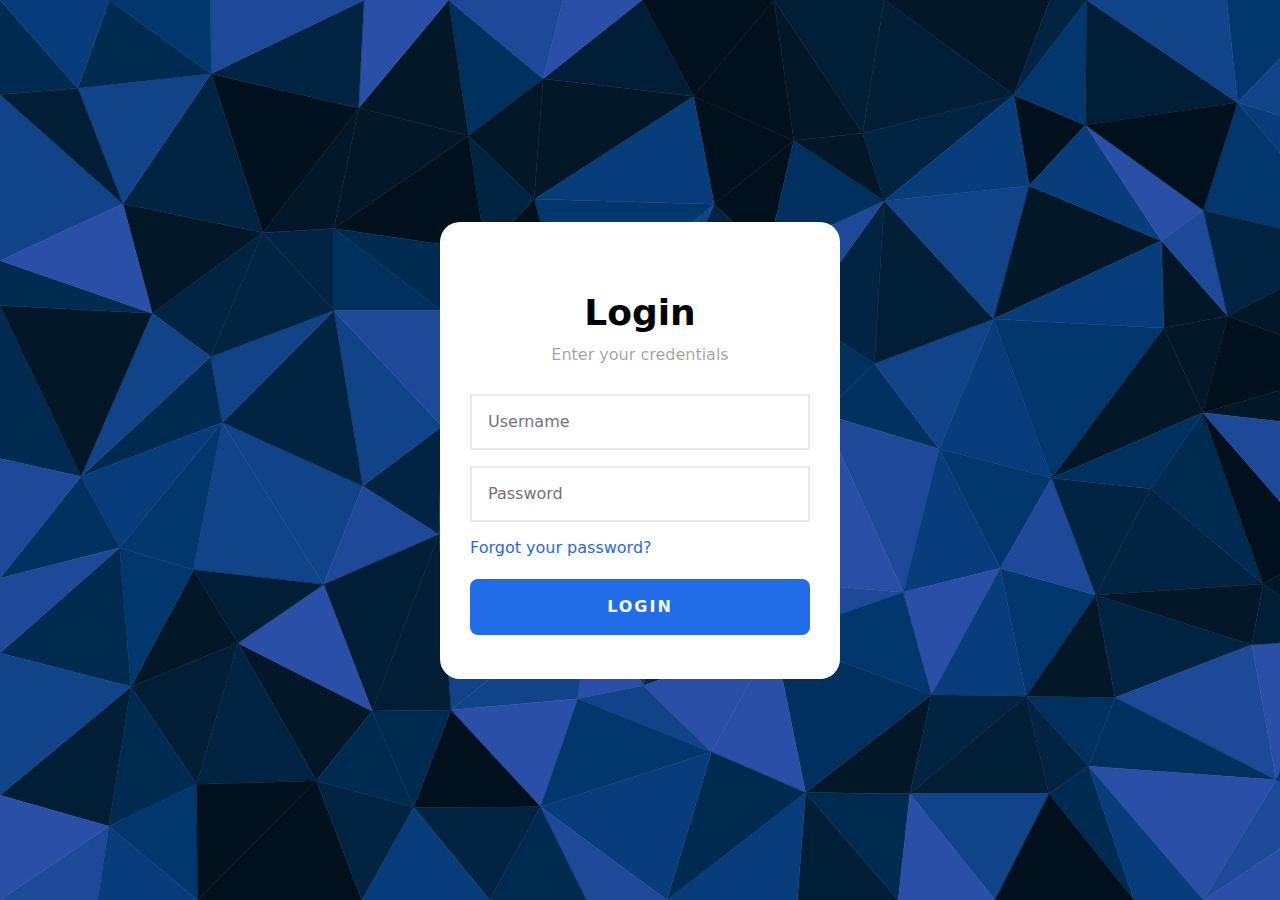
<file: login-1/index.html>
<!DOCTYPE html>
<html lang="en">
  <head>
    <title>Login 1</title>
    <link rel="stylesheet" href="styles.css" />
  </head>
  <body>
    <div class="login-card">
      <h2>Login</h2>
      <h3>Enter your credentials</h3>
      <form class="login-form">
        <input type="text" placeholder="Username" />
        <input type="password" placeholder="Password" />
        <a href="https://website.com">Forgot your password?</a>
        <button type="submit">LOGIN</button>
      </form>
    </div>
  </body>
</html>
</file>
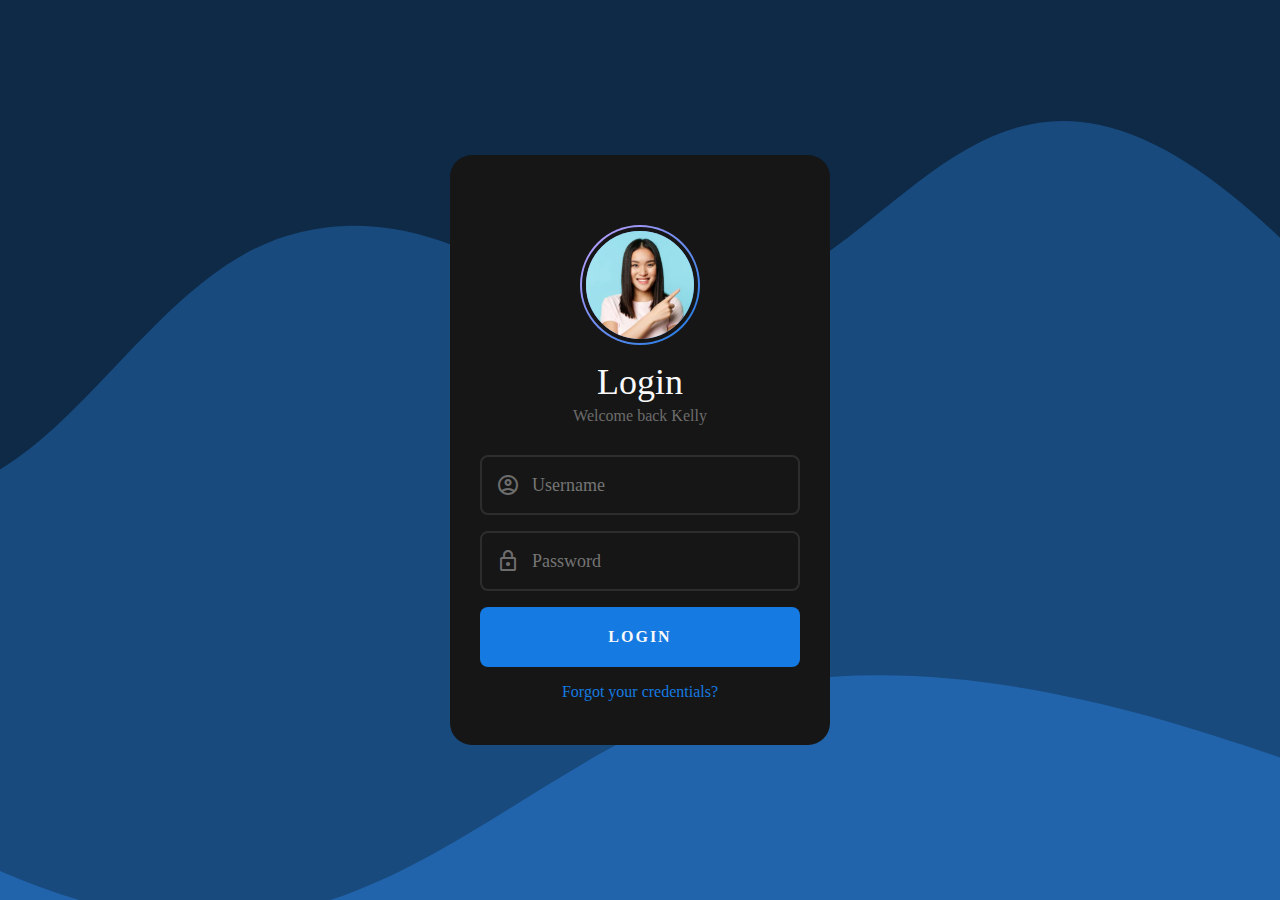
<file: login-3/index.html>
<!DOCTYPE html>
<html lang="en">
  <head>
    <title>Login 3</title>
    <link
      rel="stylesheet"
      href="https://fonts.googleapis.com/css2?family=Material+Symbols+Outlined:opsz,wght,FILL,GRAD@48,600,0,0"
    />
    <link rel="stylesheet" href="styles.css" />
  </head>
  <body>
    <div class="login">
      <div class="avatar">
        <img src="avatar.png" />
      </div>
      <h2>Login</h2>
      <h3>Welcome back Kelly</h3>

      <form class="login-form">
        <div class="textbox">
          <input type="email" placeholder="Username" />
          <span class="material-symbols-outlined"> account_circle </span>
        </div>
        <div class="textbox">
          <input type="password" placeholder="Password" />
          <span class="material-symbols-outlined"> lock </span>
        </div>
        <button type="submit">LOGIN</button>
        <a href="https://website.com">Forgot your credentials?</a>
      </form>
    </div>
  </body>
</html>
</file>
<file: login-1/styles.css>
* {
  box-sizing: border-box;
}

html,
body,
.wrapper {
  height: 100%;
}

@keyframes rotate {
  100% {
    background-position: 15% 50%;
  }
}

body {
  display: grid;
  place-items: center;
  margin: 0;
  padding: 0 24px;
  background-image: url("background.svg");
  background-repeat: no-repeat;
  background-size: cover;
  font-family: "Euclid Circular A", ui-sans-serif, system-ui, -apple-system, BlinkMacSystemFont, "Segoe UI", Roboto, "Helvetica Neue", Arial, "Noto Sans", sans-serif, "Apple Color Emoji", "Segoe UI Emoji", "Segoe UI Symbol", "Noto Color Emoji";
  color: #000;
  animation: rotate 6s infinite alternate linear;
}

@media (width >= 500px) {
  body {
    padding: 0;
  }
}

.login-card {
  position: relative;
  z-index: 3;
  width: 100%;
  margin: 0 20px;
  padding: 70px 30px 44px;
  border-radius: 1.25rem;
  background: #fff;
  text-align: center;
}

@media (width >= 500px) {
  .login-card {
    margin: 0;
    width: 400px;
  }
}

.login-card > h2 {
  font-size: 36px;
  font-weight: 600;
  margin: 0 0 12px;
}

.login-card > h3 {
  color: rgba(0, 0, 0, 0.38);
  margin: 0 0 30px;
  font-weight: 500;
  font-size: 1rem;
}

.login-form {
  width: 100%;
  margin: 0;
  display: grid;
  gap: 16px;
}

.login-form > input,
.login-form > button {
  width: 100%;
  height: 56px;
}

.login-form > input {
  transition: all 0.375s;
  border: 2px solid #ebebeb;
  font-family: inherit;
  font-size: 16px;
  padding: 0 16px;
}

.login-form > input:hover {
	border-color: #999999;
}

.login-form > input:focus {
	outline: none;
	border-color: #216ce7;
	box-shadow: 0 0 0 2px #ffffff, 0 0 0 4px #216ce7;
}

.login-form > button {
  cursor: pointer;
  width: 100%;
  height: 56px;
  padding: 0 16px;
  border-radius: 0.5rem;
  background: #216ce7;
  color: #f9f9f9;
  border: 0;
  font-family: inherit;
  font-size: 1rem;
  font-weight: 600;
  text-align: center;
  letter-spacing: 2px;
  transition: all 0.375s;
}

.login-form > button:hover {
	background: #1d5dc4;
}

.login-form > button:focus {
	outline: none;
	box-shadow: 0 0 0 2px #ffffff, 0 0 0 4px #216ce7;
}

.login-form > a {
  transition: all 0.375s;
  color: #216ce7;
  font-size: 1rem;
  text-align: left;
  text-decoration: none;
  margin-bottom: 6px;
}

.login-form > a:hover {
	color: #1d5dc4;
}

.login-form > a:focus {
	outline: none;
	box-shadow: 0 0 0 2px #216ce7;
}
</file>
<file: login-3/styles.css>
* {
  box-sizing: border-box;
}

html,
body,
.wrapper {
  height: 100%;
}

@keyframes gradient {
  100% {
    background-size: 4000px 1000px;
  }
}

body {
  display: grid;
  place-items: center;
  margin: 0;
  padding: 0 24px;
  background-image: url("bg.svg");
  background-size: 2000px 1000px;
  background-position: -500px 0;
  color: #f9f9f9;
  font-family: "Euclid Circular A";
  animation: gradient 10s infinite alternate linear;
}

@media (width >= 500px) {
  body {
    padding: 0;
  }
}

.login {
  position: fixed;
  z-index: 3;
  top: 50%;
  left: 50%;
  translate: -50% -50%;
  width: 90%;
  padding: 70px 30px 44px;
  border-radius: 22px;
  background: #161616;
  text-align: center;
}

@media (width >= 450px) {
  .login {
    width: 380px;
  }
}

.avatar {
  margin: 0 auto 16px;
  border-radius: 50%;
  background: linear-gradient(-45deg, #157ae1, #c7a1ff);
  padding: 2px;
  width: 120px;
  height: 120px;
}

.avatar > img {
  width: 100%;
  height: 100%;
  object-fit: cover;
  border-radius: 50%;

  border: 4px solid #161616;
}

.login > h2 {
  font-size: 36px;
  font-weight: 500;
  margin: 0 0 4px;
}

.login > h3 {
  color: rgba(255, 255, 255, 0.38);
  margin: 0 0 30px;
  font-weight: 500;
  font-size: 16px;
}

.login-form {
  display: grid;
  gap: 16px;
  place-items: center;
  width: 100%;
  margin: 0;
}

.textbox {
  width: 100%;
  position: relative;
}

.textbox span {
  position: absolute;
  top: 50%;
  left: 16px;
  translate: 0 -50%;
  color: rgba(255, 255, 255, 0.38);
}

.login-form input,
.login-form button {
  width: 100%;
  height: 60px;
  outline: none;
  padding: 0;
  font-family: inherit;
  font-size: 16px;
  border-radius: 8px;
}

.login-form input {
  background: transparent;
  border: 2px solid rgba(255, 255, 255, 0.1);
  font-size: 18px;
  padding: 0 20px 0 50px;
  color: inherit;
}

.login-form input:focus {
  border-color: #157ae1;
}

.login-form input:focus ~ span {
  color: #157ae1;
}

.login-form button {
  cursor: pointer;
  background: #157ae1;
  color: #f9f9f9;
  border: 0;
  font-weight: 600;
  letter-spacing: 2px;
}

.login-form a {
  color: #157ae1;
  font-size: 16px;
  text-align: left;
  text-decoration: none;
}
</file>
